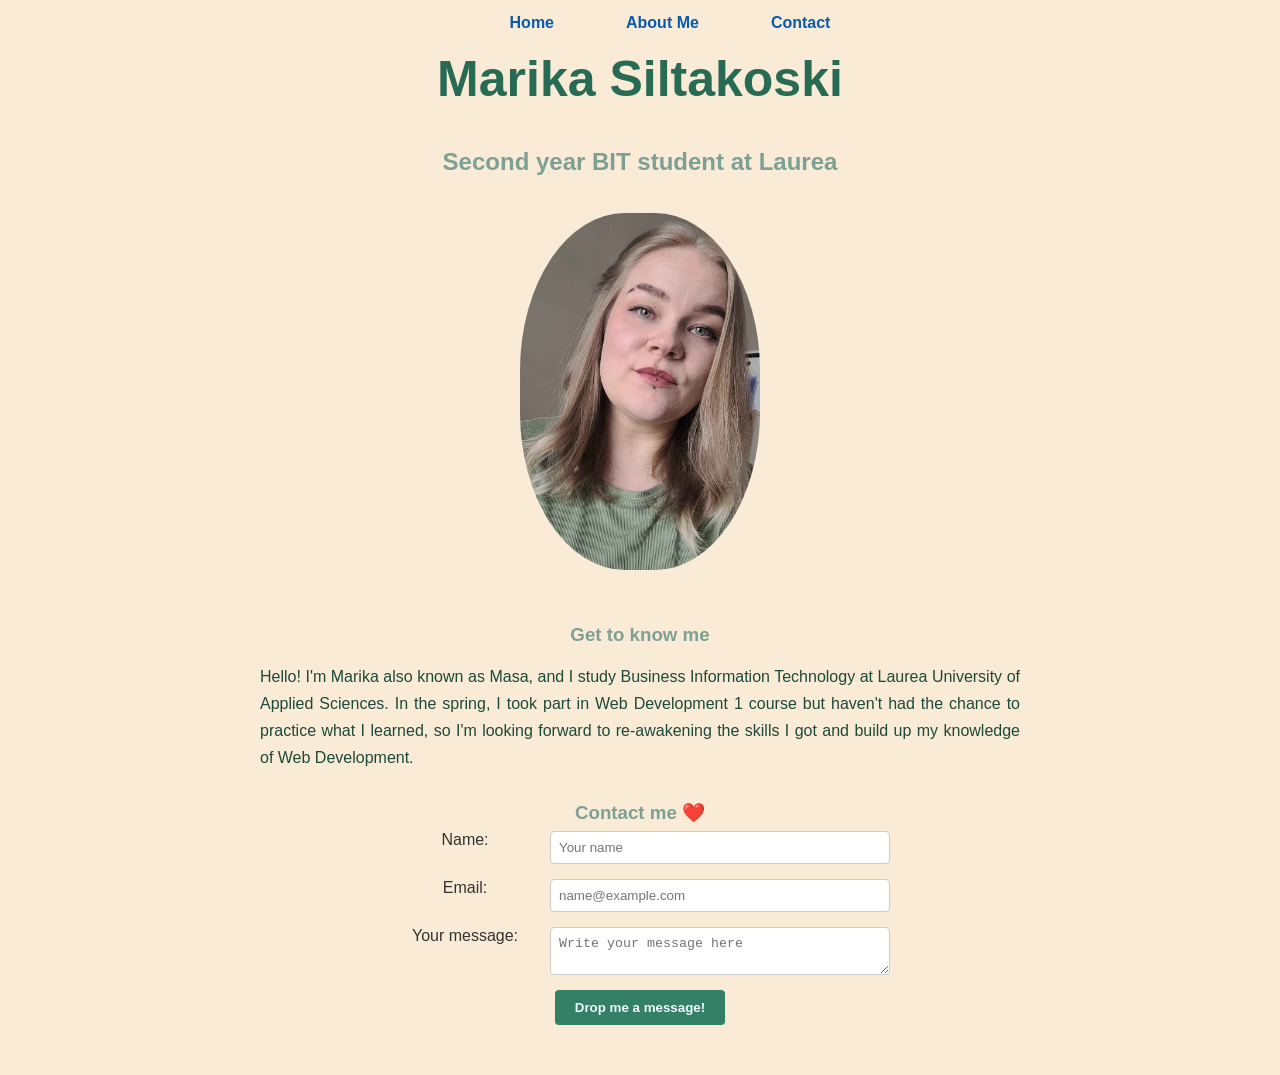
<file: starter/index.html>
<!DOCTYPE html>
<html lang="en">
<head>
    <meta charset="UTF-8">
    <meta name="viewport" content="width=device-width, initial-scale=1.0">
    <!-- TODO: Add a descriptive title for your page -->
    <title>Me, myself and I</title>
    
    <!-- Laurea favicon -->
    <link rel="icon" href="./Laurea_favicon.png" type="image/png">
    
    <!-- Link to CSS file -->
    <link rel="stylesheet" href="./css/styles.css">
</head>
<body>
    <!-- TODO Task 3: Add navigation menu here -->
    <nav>
        <ul>
            <li><a href="#home">Home</a></li>
            <li><a href="#about">About Me</a></li>
            <li><a href="#contact">Contact</a></li>
        </ul>
    </nav>
    
    <!-- TODO Task 1: Add your main content here -->
    <!-- Use  h2, p, and img tags -->
    <main>
        <h1>Marika Siltakoski</h1>

        <section id="home">
            <!-- Add your heading, subheading, paragraph, and image here -->
            <h2>Second year BIT student at Laurea</h2>

            <img src="./selfie.jpg" alt="Photo of me">

        </section>
        
        <!-- TODO Task 1 & 3: Add an about section -->
        <section id="about">
            <h3>Get to know me</h3>

            <p>Hello! I'm Marika also known as Masa, and I study Business Information Technology at Laurea University of Applied Sciences.
                In the spring, I took part in Web Development 1 course but haven't had the chance to practice what I learned,
                so I'm looking forward to re-awakening the skills I got and build up my knowledge of Web Development.
            </p>

        </section>
        
        <!-- TODO Task 4: Add contact form section here -->
        <section id="contact">
            <h3>Contact me ❤️</h3>
            <form>
                <div>
                    <label for="name">Name: </label>
                    <input type="text" id="name" placeholder="Your name" required>
                </div>

                <div>
                    <label for="email">Email: </label>
                    <input type="email" id="email" placeholder="name@example.com" required>
                </div>

                <div>
                    <label for="message">Your message: </label>
                    <textarea id="message" placeholder="Write your message here" required></textarea>
                </div>

                <button type="submit">Drop me a message!</button>
            </form>
        </section>

    </main>
    
</body>
</html>
</file>
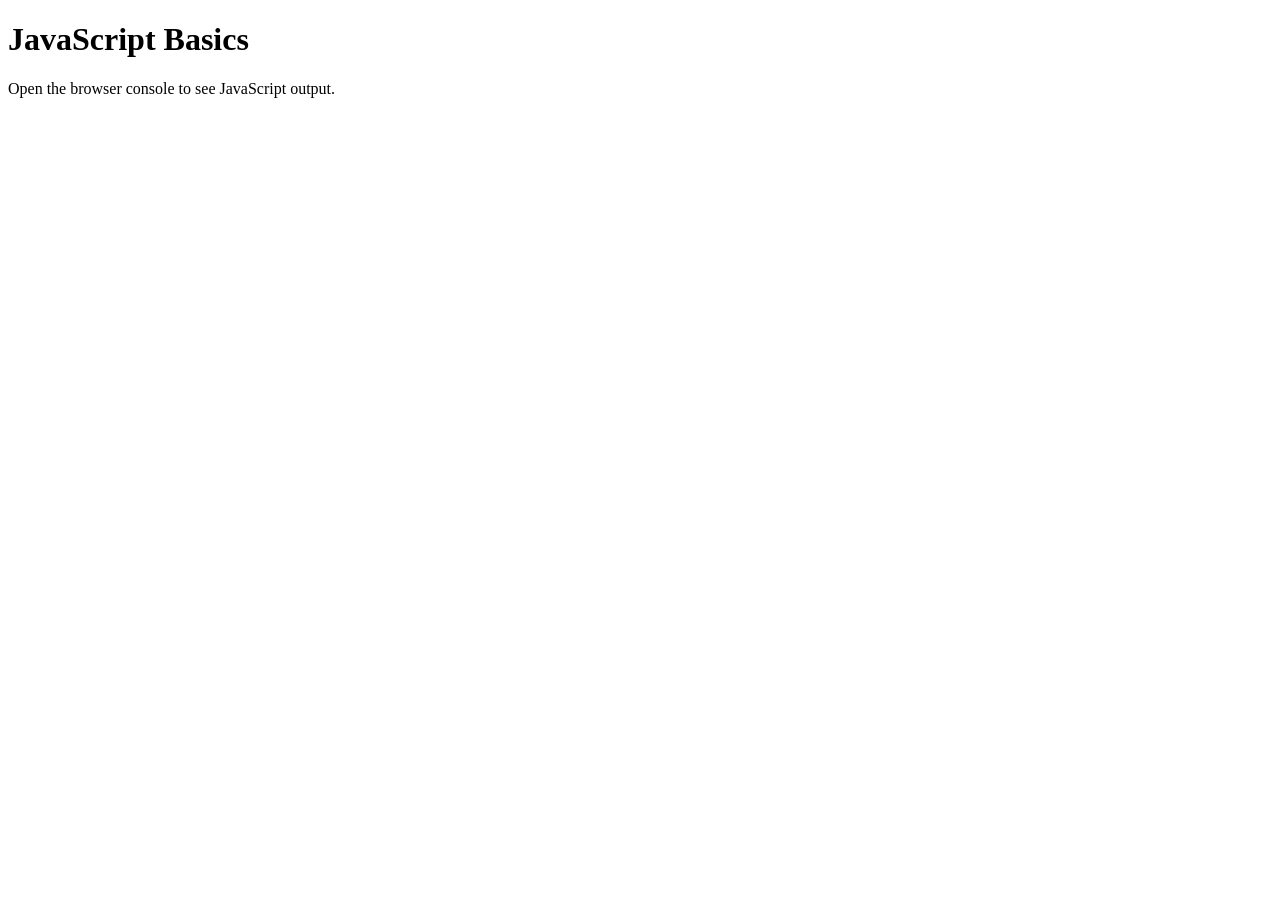
<file: lecture-example/03-js/index.html>
<!DOCTYPE html>
<html lang="en">
<head>
    <meta charset="UTF-8">
    <meta name="viewport" content="width=device-width, initial-scale=1.0">
    <title>JavaScript Basics</title>
</head>

<body>

    <h1>JavaScript Basics</h1>
    <p>Open the browser console to see JavaScript output.</p>

    <script src="script.js"></script>

</body>
</html>
</file>
<file: starter/css/styles.css>
/* =================================
   CSS Styles for Workshop 01
   ================================= */

/* TODO Task 2: Add your general styles here */

/* Reset and Base Styles */
* {
    /* Add your reset styles here (margin, padding, box-sizing) */
    margin: 0;
    padding: 0;
    box-sizing: border-box;
}

body {
    /* Add body styles:  font-family, background-color, color, etc. */
    margin: 0;
    padding: 30px;
    text-align: center;
    background-color:antiquewhite;
    font-family: Arial, sans-serif;
    color: #333;
}

/* TODO Task 2: Style your headings */
h1 {
    font-size: 50px;
    padding: 20px;
    color: rgb(40, 107, 84);
}

h2, h3 {
    color: rgb(125, 160, 149);
    margin-bottom: 7px;
}

/* TODO Task 2: Style your paragraphs */
p {
    margin: 0 auto;
    padding: 10px 20px;
    color: rgb(28, 73, 57);
    line-height: 1.7;
    text-align: justify;
    max-width: 800px;
}

/* TODO Task 2: Style your images */
img {
    border: none;
    padding: 30px;
    border-radius: 45%;     /* Make the corners rounded*/
    width: 300px;
    max-width: 100%;
}

/* TODO Task 3: Navigation Styles */
nav {
    position: fixed;
    top: 0;
    width: 100%;
    background-color: antiquewhite;
}

nav ul {
    /* Remove bullets and style the list */
    list-style-type: none;
    margin: 0;
    padding: 0;
    display: flex;
    justify-content: center;
}

nav li {
    /* Add spacing around each menu item */
    padding: 14px 16px;
}

nav a {
    /* Style the links */
    padding: 20px;
    color: rgb(8, 91, 173);
    font-weight: bold;
    text-decoration: none;
}

nav a:hover {
    /* Add hover effect */
    background-color: rgb(128, 128, 176);
    color: aliceblue;
}

section {
    /* Add spacing between sections */
    margin: 20px auto;
}

/* TODO Task 4: Form Styles */
form {
    max-width: 500px;
    margin: 0 auto;
}

form div {
    display: flex;
    align-items: flex-start;
    gap: 10px;
    margin-bottom: 15px;
}

label {
    flex: 0 0 150px;
}

input,
textarea {
    /* Style form inputs */
    flex: 1;
    padding: 8px;
    border: 1px solid #ccc;
    border-radius: 4px;
}

button,
input[type="submit"] {
    /* Style the submit button */
    padding: 10px 20px;
    border: none;
    border-radius: 4px;
    color: aliceblue;
    font-weight: bold;
    background-color: rgb(51, 128, 102);
    cursor: pointer;

}

button:hover,
input[type="submit"]:hover {
    /* Add hover effect for button */
    background-color: rgb(128, 128, 176);
}

/* TODO Task 5: Media Queries for Responsive Design */
/* Tablet styles (optional) */
@media (max-width: 768px) {
    /* Add your tablet/mobile styles here */
    nav{
        position: static;
    }
    nav ul {
        flex-direction: column;
    }

    h1 {
        font-size: 36px;
    }

    h2 {
        font-size: 24px;
    }

    body {
        padding: 15px;
    }
}

/* Mobile styles */
@media (max-width:  480px) {
    /* Add your mobile-specific styles here */
    h1 {
        font-size: 30px;
    }
}
</file>
